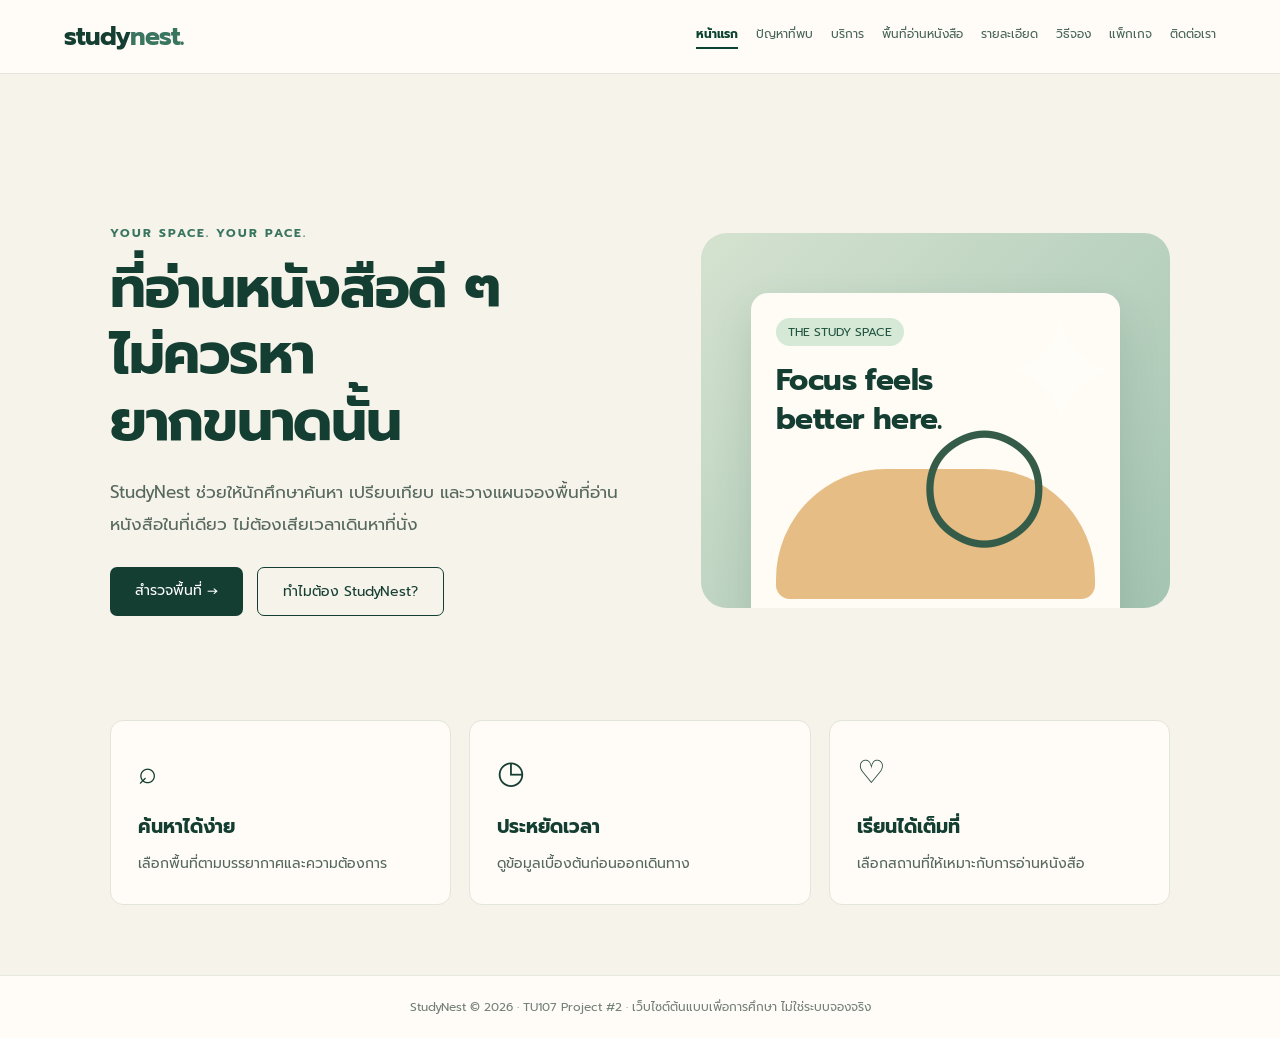
<file: index.html>
<!doctype html><html lang="th"><head><meta charset="utf-8"><meta name="viewport" content="width=device-width,initial-scale=1"><title>หน้าแรก | StudyNest</title><link rel="stylesheet" href="style.css"></head><body><header><a class="brand" href="index.html">study<span>nest.</span></a><nav><a class="active" href="index.html">หน้าแรก</a><a class="" href="problem.html">ปัญหาที่พบ</a><a class="" href="service.html">บริการ</a><a class="" href="spaces.html">พื้นที่อ่านหนังสือ</a><a class="" href="detail.html">รายละเอียด</a><a class="" href="steps.html">วิธีจอง</a><a class="" href="pricing.html">แพ็กเกจ</a><a class="" href="contact.html">ติดต่อเรา</a></nav></header><main class="wrap"><div class="hero"><div><div class="eyebrow">YOUR SPACE. YOUR PACE.</div><h1>ที่อ่านหนังสือดี ๆ<br>ไม่ควรหา<br>ยากขนาดนั้น</h1><p class="sub">StudyNest ช่วยให้นักศึกษาค้นหา เปรียบเทียบ และวางแผนจองพื้นที่อ่านหนังสือในที่เดียว ไม่ต้องเสียเวลาเดินหาที่นั่ง</p><div class="cta"><a class="btn" href="spaces.html">สำรวจพื้นที่ →</a><a class="btn alt" href="problem.html">ทำไมต้อง StudyNest?</a></div></div><div class="art"><div class="card"><span class="tag">THE STUDY SPACE</span><h2 style="margin-top:15px">Focus feels<br>better here.</h2><div class="desk"></div></div></div></div><div class="grid"><div class="panel"><div class="symbol">⌕</div><h3>ค้นหาได้ง่าย</h3><p>เลือกพื้นที่ตามบรรยากาศและความต้องการ</p></div><div class="panel"><div class="symbol">◷</div><h3>ประหยัดเวลา</h3><p>ดูข้อมูลเบื้องต้นก่อนออกเดินทาง</p></div><div class="panel"><div class="symbol">♡</div><h3>เรียนได้เต็มที่</h3><p>เลือกสถานที่ให้เหมาะกับการอ่านหนังสือ</p></div></div></main><footer class="foot">StudyNest © 2026 · TU107 Project #2 · เว็บไซต์ต้นแบบเพื่อการศึกษา ไม่ใช่ระบบจองจริง</footer><script src="script.js"></script></body></html>
</file>
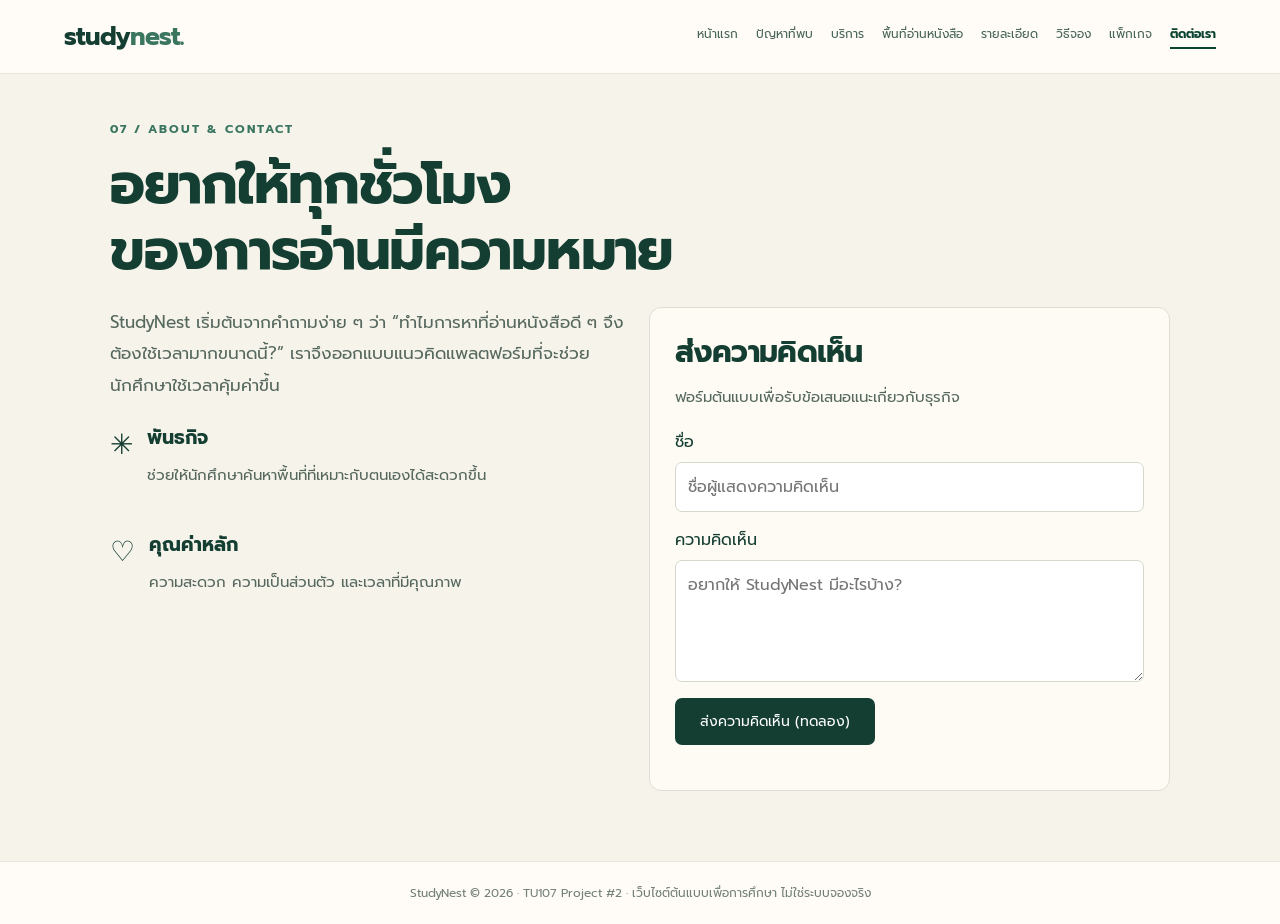
<file: contact.html>
<!doctype html><html lang="th"><head><meta charset="utf-8"><meta name="viewport" content="width=device-width,initial-scale=1"><title>ติดต่อเรา | StudyNest</title><link rel="stylesheet" href="style.css"></head><body><header><a class="brand" href="index.html">study<span>nest.</span></a><nav><a class="" href="index.html">หน้าแรก</a><a class="" href="problem.html">ปัญหาที่พบ</a><a class="" href="service.html">บริการ</a><a class="" href="spaces.html">พื้นที่อ่านหนังสือ</a><a class="" href="detail.html">รายละเอียด</a><a class="" href="steps.html">วิธีจอง</a><a class="" href="pricing.html">แพ็กเกจ</a><a class="active" href="contact.html">ติดต่อเรา</a></nav></header><main class="wrap"><div class="eyebrow">07 / ABOUT & CONTACT</div><h1>อยากให้ทุกชั่วโมง<br>ของการอ่านมีความหมาย</h1><div class="grid two"><div><p class="sub">StudyNest เริ่มต้นจากคำถามง่าย ๆ ว่า “ทำไมการหาที่อ่านหนังสือดี ๆ จึงต้องใช้เวลามากขนาดนี้?” เราจึงออกแบบแนวคิดแพลตฟอร์มที่จะช่วยนักศึกษาใช้เวลาคุ้มค่าขึ้น</p><div class="feature"><i>✳</i><div><h3>พันธกิจ</h3><p>ช่วยให้นักศึกษาค้นหาพื้นที่ที่เหมาะกับตนเองได้สะดวกขึ้น</p></div></div><div class="feature"><i>♡</i><div><h3>คุณค่าหลัก</h3><p>ความสะดวก ความเป็นส่วนตัว และเวลาที่มีคุณภาพ</p></div></div></div><div class="mock"><h2>ส่งความคิดเห็น</h2><p>ฟอร์มต้นแบบเพื่อรับข้อเสนอแนะเกี่ยวกับธุรกิจ</p><form id="feedback"><label>ชื่อ<input class="field" required id="name" placeholder="ชื่อผู้แสดงความคิดเห็น"></label><label>ความคิดเห็น<textarea class="field" required id="message" rows="4" placeholder="อยากให้ StudyNest มีอะไรบ้าง?"></textarea></label><button class="btn" type="submit">ส่งความคิดเห็น (ทดลอง)</button><p id="feedbackresult" class="notice"></p></form></div></div></main><footer class="foot">StudyNest © 2026 · TU107 Project #2 · เว็บไซต์ต้นแบบเพื่อการศึกษา ไม่ใช่ระบบจองจริง</footer><script src="script.js"></script></body></html>
</file>
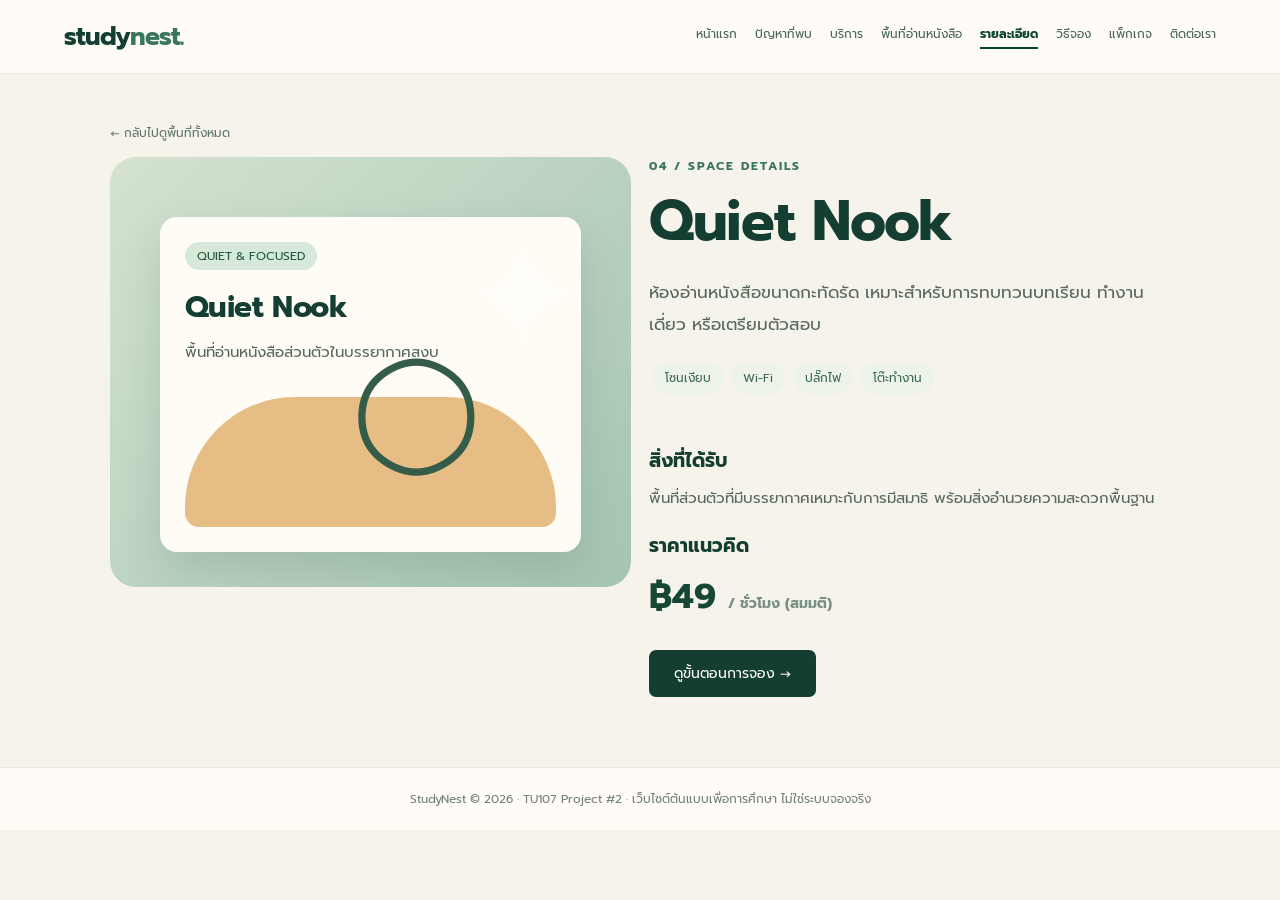
<file: detail.html>
<!doctype html><html lang="th"><head><meta charset="utf-8"><meta name="viewport" content="width=device-width,initial-scale=1"><title>รายละเอียด | StudyNest</title><link rel="stylesheet" href="style.css"></head><body><header><a class="brand" href="index.html">study<span>nest.</span></a><nav><a class="" href="index.html">หน้าแรก</a><a class="" href="problem.html">ปัญหาที่พบ</a><a class="" href="service.html">บริการ</a><a class="" href="spaces.html">พื้นที่อ่านหนังสือ</a><a class="active" href="detail.html">รายละเอียด</a><a class="" href="steps.html">วิธีจอง</a><a class="" href="pricing.html">แพ็กเกจ</a><a class="" href="contact.html">ติดต่อเรา</a></nav></header><main class="wrap"><a class="back" href="spaces.html">← กลับไปดูพื้นที่ทั้งหมด</a><div class="grid two"><div><div class="art" style="min-height:430px"><div class="card"><span class="tag">QUIET & FOCUSED</span><h2 style="margin-top:18px">Quiet Nook</h2><p>พื้นที่อ่านหนังสือส่วนตัวในบรรยากาศสงบ</p><div class="desk"></div></div></div></div><div><div class="eyebrow">04 / SPACE DETAILS</div><h1>Quiet Nook</h1><p class="sub">ห้องอ่านหนังสือขนาดกะทัดรัด เหมาะสำหรับการทบทวนบทเรียน ทำงานเดี่ยว หรือเตรียมตัวสอบ</p><span class="pill">โซนเงียบ</span><span class="pill">Wi-Fi</span><span class="pill">ปลั๊กไฟ</span><span class="pill">โต๊ะทำงาน</span><div class="section"><h3>สิ่งที่ได้รับ</h3><p>พื้นที่ส่วนตัวที่มีบรรยากาศเหมาะกับการมีสมาธิ พร้อมสิ่งอำนวยความสะดวกพื้นฐาน</p><h3>ราคาแนวคิด</h3><div class="price">฿49 <small>/ ชั่วโมง (สมมติ)</small></div><div class="cta"><a class="btn" href="steps.html">ดูขั้นตอนการจอง →</a></div></div></div></div></main><footer class="foot">StudyNest © 2026 · TU107 Project #2 · เว็บไซต์ต้นแบบเพื่อการศึกษา ไม่ใช่ระบบจองจริง</footer><script src="script.js"></script></body></html>
</file>
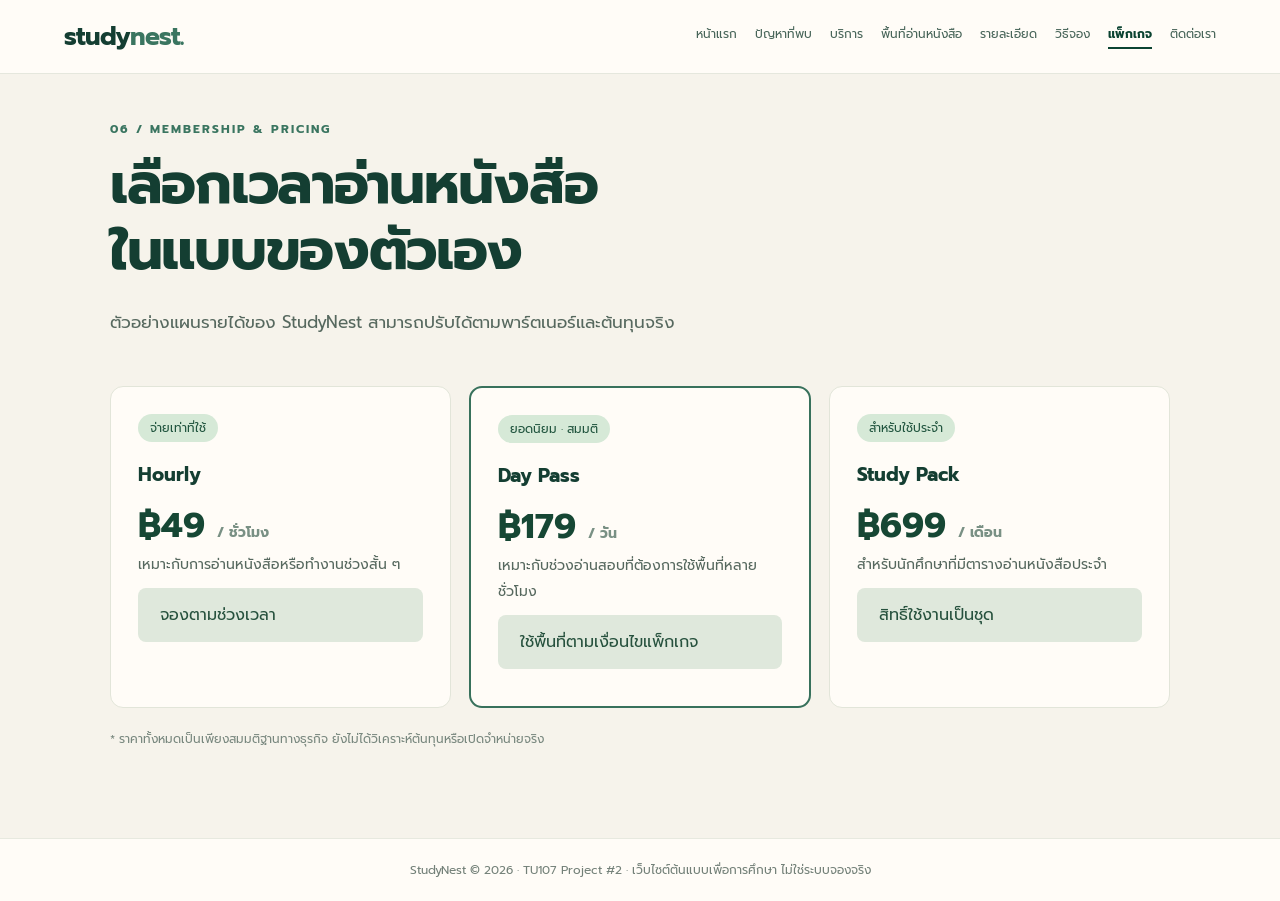
<file: pricing.html>
<!doctype html><html lang="th"><head><meta charset="utf-8"><meta name="viewport" content="width=device-width,initial-scale=1"><title>แพ็กเกจ | StudyNest</title><link rel="stylesheet" href="style.css"></head><body><header><a class="brand" href="index.html">study<span>nest.</span></a><nav><a class="" href="index.html">หน้าแรก</a><a class="" href="problem.html">ปัญหาที่พบ</a><a class="" href="service.html">บริการ</a><a class="" href="spaces.html">พื้นที่อ่านหนังสือ</a><a class="" href="detail.html">รายละเอียด</a><a class="" href="steps.html">วิธีจอง</a><a class="active" href="pricing.html">แพ็กเกจ</a><a class="" href="contact.html">ติดต่อเรา</a></nav></header><main class="wrap"><div class="eyebrow">06 / MEMBERSHIP & PRICING</div><h1>เลือกเวลาอ่านหนังสือ<br>ในแบบของตัวเอง</h1><p class="sub">ตัวอย่างแผนรายได้ของ StudyNest สามารถปรับได้ตามพาร์ตเนอร์และต้นทุนจริง</p><div class="section grid"><div class="panel"><span class="tag">จ่ายเท่าที่ใช้</span><h3 style="margin-top:18px">Hourly</h3><div class="price">฿49 <small>/ ชั่วโมง</small></div><p>เหมาะกับการอ่านหนังสือหรือทำงานช่วงสั้น ๆ</p><div class="bar">จองตามช่วงเวลา</div></div><div class="panel" style="border:2px solid #38715c"><span class="tag">ยอดนิยม · สมมติ</span><h3 style="margin-top:18px">Day Pass</h3><div class="price">฿179 <small>/ วัน</small></div><p>เหมาะกับช่วงอ่านสอบที่ต้องการใช้พื้นที่หลายชั่วโมง</p><div class="bar">ใช้พื้นที่ตามเงื่อนไขแพ็กเกจ</div></div><div class="panel"><span class="tag">สำหรับใช้ประจำ</span><h3 style="margin-top:18px">Study Pack</h3><div class="price">฿699 <small>/ เดือน</small></div><p>สำหรับนักศึกษาที่มีตารางอ่านหนังสือประจำ</p><div class="bar">สิทธิ์ใช้งานเป็นชุด</div></div></div><p class="notice">* ราคาทั้งหมดเป็นเพียงสมมติฐานทางธุรกิจ ยังไม่ได้วิเคราะห์ต้นทุนหรือเปิดจำหน่ายจริง</p></main><footer class="foot">StudyNest © 2026 · TU107 Project #2 · เว็บไซต์ต้นแบบเพื่อการศึกษา ไม่ใช่ระบบจองจริง</footer><script src="script.js"></script></body></html>
</file>
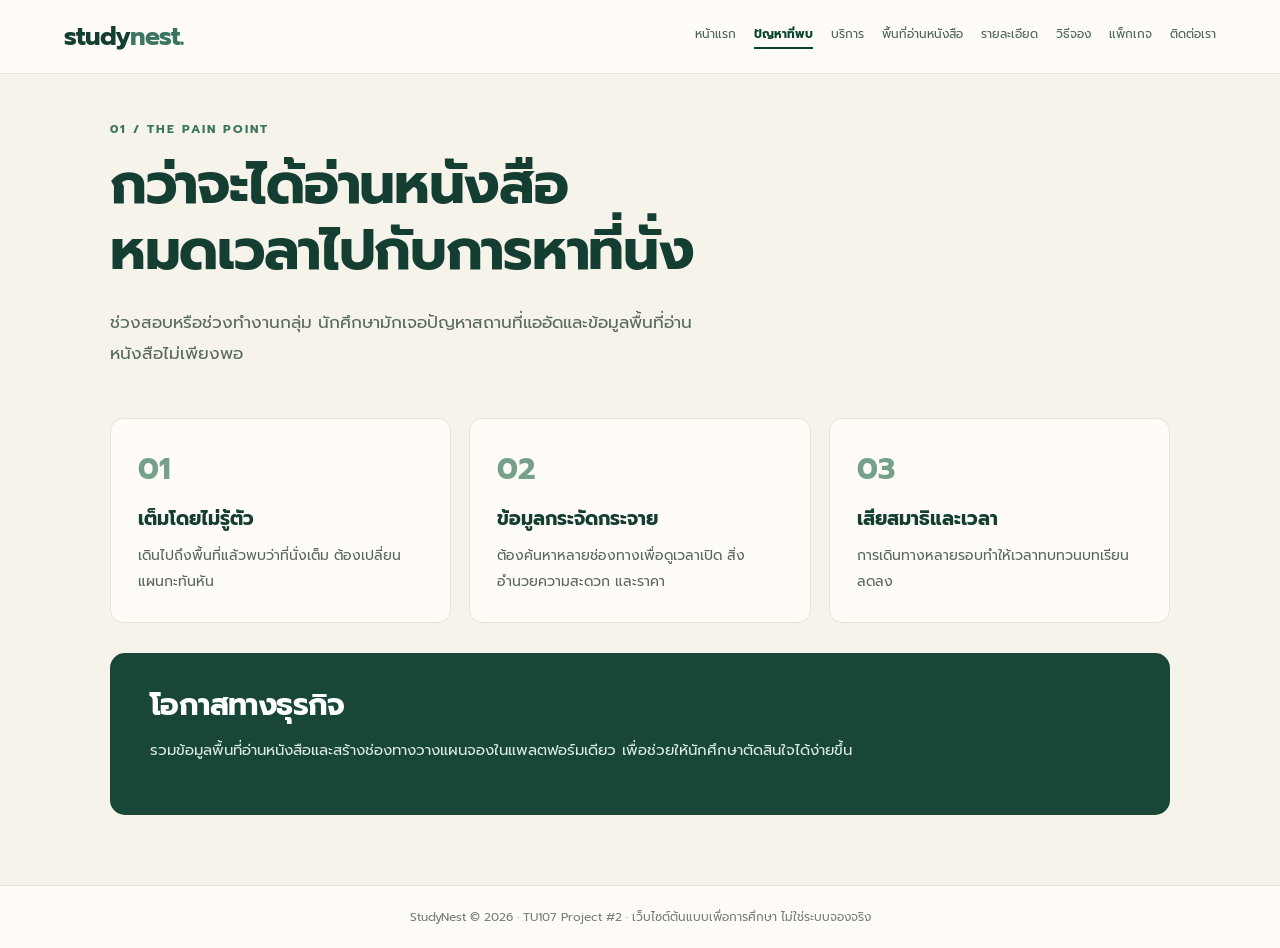
<file: problem.html>
<!doctype html><html lang="th"><head><meta charset="utf-8"><meta name="viewport" content="width=device-width,initial-scale=1"><title>ปัญหาที่พบ | StudyNest</title><link rel="stylesheet" href="style.css"></head><body><header><a class="brand" href="index.html">study<span>nest.</span></a><nav><a class="" href="index.html">หน้าแรก</a><a class="active" href="problem.html">ปัญหาที่พบ</a><a class="" href="service.html">บริการ</a><a class="" href="spaces.html">พื้นที่อ่านหนังสือ</a><a class="" href="detail.html">รายละเอียด</a><a class="" href="steps.html">วิธีจอง</a><a class="" href="pricing.html">แพ็กเกจ</a><a class="" href="contact.html">ติดต่อเรา</a></nav></header><main class="wrap"><div class="eyebrow">01 / THE PAIN POINT</div><h1>กว่าจะได้อ่านหนังสือ<br>หมดเวลาไปกับการหาที่นั่ง</h1><p class="sub">ช่วงสอบหรือช่วงทำงานกลุ่ม นักศึกษามักเจอปัญหาสถานที่แออัดและข้อมูลพื้นที่อ่านหนังสือไม่เพียงพอ</p><div class="section grid"><div class="panel"><div class="num">01</div><h3>เต็มโดยไม่รู้ตัว</h3><p>เดินไปถึงพื้นที่แล้วพบว่าที่นั่งเต็ม ต้องเปลี่ยนแผนกะทันหัน</p></div><div class="panel"><div class="num">02</div><h3>ข้อมูลกระจัดกระจาย</h3><p>ต้องค้นหาหลายช่องทางเพื่อดูเวลาเปิด สิ่งอำนวยความสะดวก และราคา</p></div><div class="panel"><div class="num">03</div><h3>เสียสมาธิและเวลา</h3><p>การเดินทางหลายรอบทำให้เวลาทบทวนบทเรียนลดลง</p></div></div><div class="banner"><h2>โอกาสทางธุรกิจ</h2><p>รวมข้อมูลพื้นที่อ่านหนังสือและสร้างช่องทางวางแผนจองในแพลตฟอร์มเดียว เพื่อช่วยให้นักศึกษาตัดสินใจได้ง่ายขึ้น</p></div></main><footer class="foot">StudyNest © 2026 · TU107 Project #2 · เว็บไซต์ต้นแบบเพื่อการศึกษา ไม่ใช่ระบบจองจริง</footer><script src="script.js"></script></body></html>
</file>
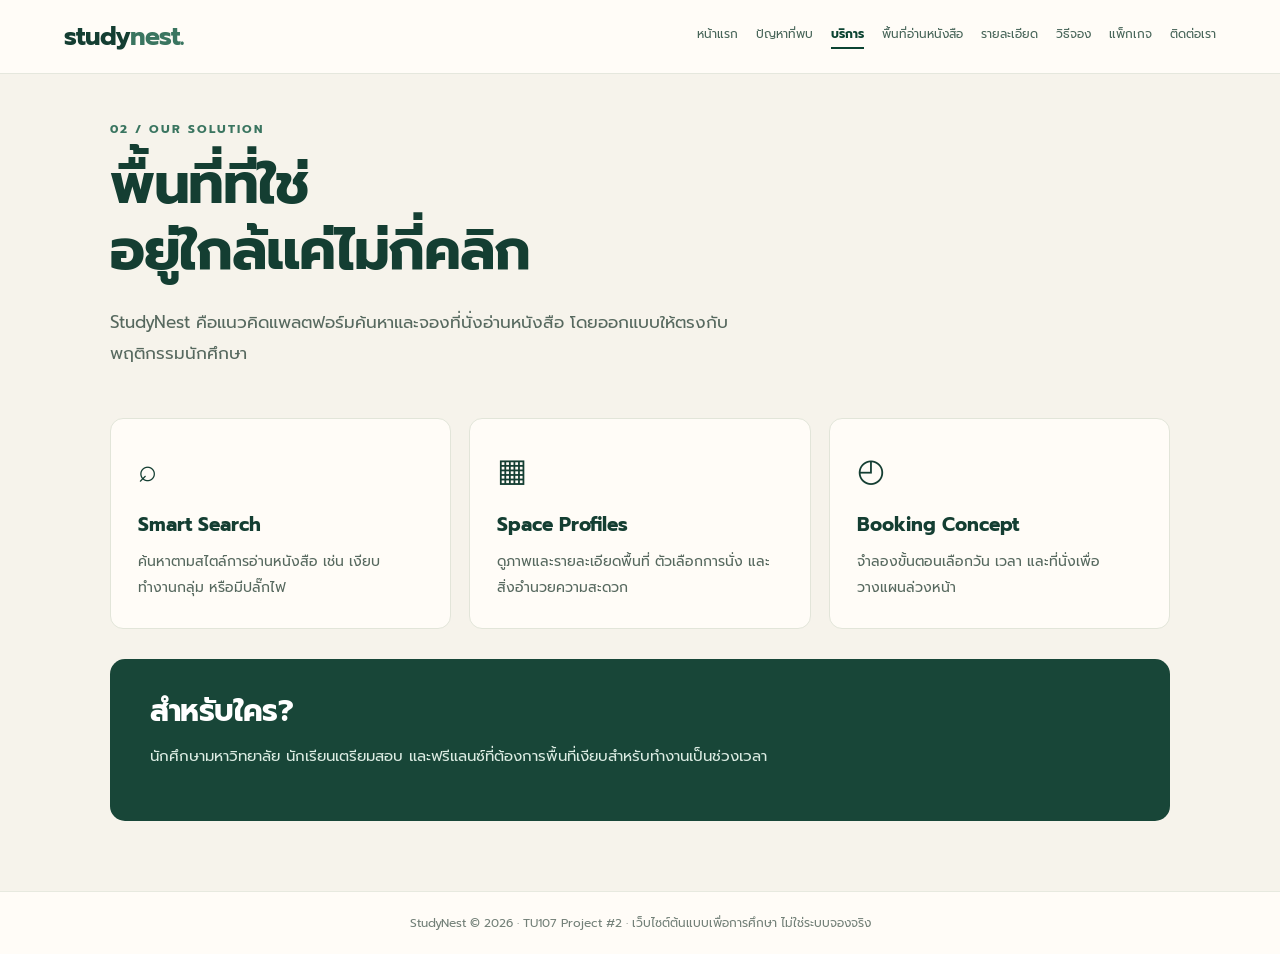
<file: service.html>
<!doctype html><html lang="th"><head><meta charset="utf-8"><meta name="viewport" content="width=device-width,initial-scale=1"><title>บริการ | StudyNest</title><link rel="stylesheet" href="style.css"></head><body><header><a class="brand" href="index.html">study<span>nest.</span></a><nav><a class="" href="index.html">หน้าแรก</a><a class="" href="problem.html">ปัญหาที่พบ</a><a class="active" href="service.html">บริการ</a><a class="" href="spaces.html">พื้นที่อ่านหนังสือ</a><a class="" href="detail.html">รายละเอียด</a><a class="" href="steps.html">วิธีจอง</a><a class="" href="pricing.html">แพ็กเกจ</a><a class="" href="contact.html">ติดต่อเรา</a></nav></header><main class="wrap"><div class="eyebrow">02 / OUR SOLUTION</div><h1>พื้นที่ที่ใช่<br>อยู่ใกล้แค่ไม่กี่คลิก</h1><p class="sub">StudyNest คือแนวคิดแพลตฟอร์มค้นหาและจองที่นั่งอ่านหนังสือ โดยออกแบบให้ตรงกับพฤติกรรมนักศึกษา</p><div class="section grid"><div class="panel"><div class="symbol">⌕</div><h3>Smart Search</h3><p>ค้นหาตามสไตล์การอ่านหนังสือ เช่น เงียบ ทำงานกลุ่ม หรือมีปลั๊กไฟ</p></div><div class="panel"><div class="symbol">▦</div><h3>Space Profiles</h3><p>ดูภาพและรายละเอียดพื้นที่ ตัวเลือกการนั่ง และสิ่งอำนวยความสะดวก</p></div><div class="panel"><div class="symbol">◴</div><h3>Booking Concept</h3><p>จำลองขั้นตอนเลือกวัน เวลา และที่นั่งเพื่อวางแผนล่วงหน้า</p></div></div><div class="banner"><h2>สำหรับใคร?</h2><p>นักศึกษามหาวิทยาลัย นักเรียนเตรียมสอบ และฟรีแลนซ์ที่ต้องการพื้นที่เงียบสำหรับทำงานเป็นช่วงเวลา</p></div></main><footer class="foot">StudyNest © 2026 · TU107 Project #2 · เว็บไซต์ต้นแบบเพื่อการศึกษา ไม่ใช่ระบบจองจริง</footer><script src="script.js"></script></body></html>
</file>
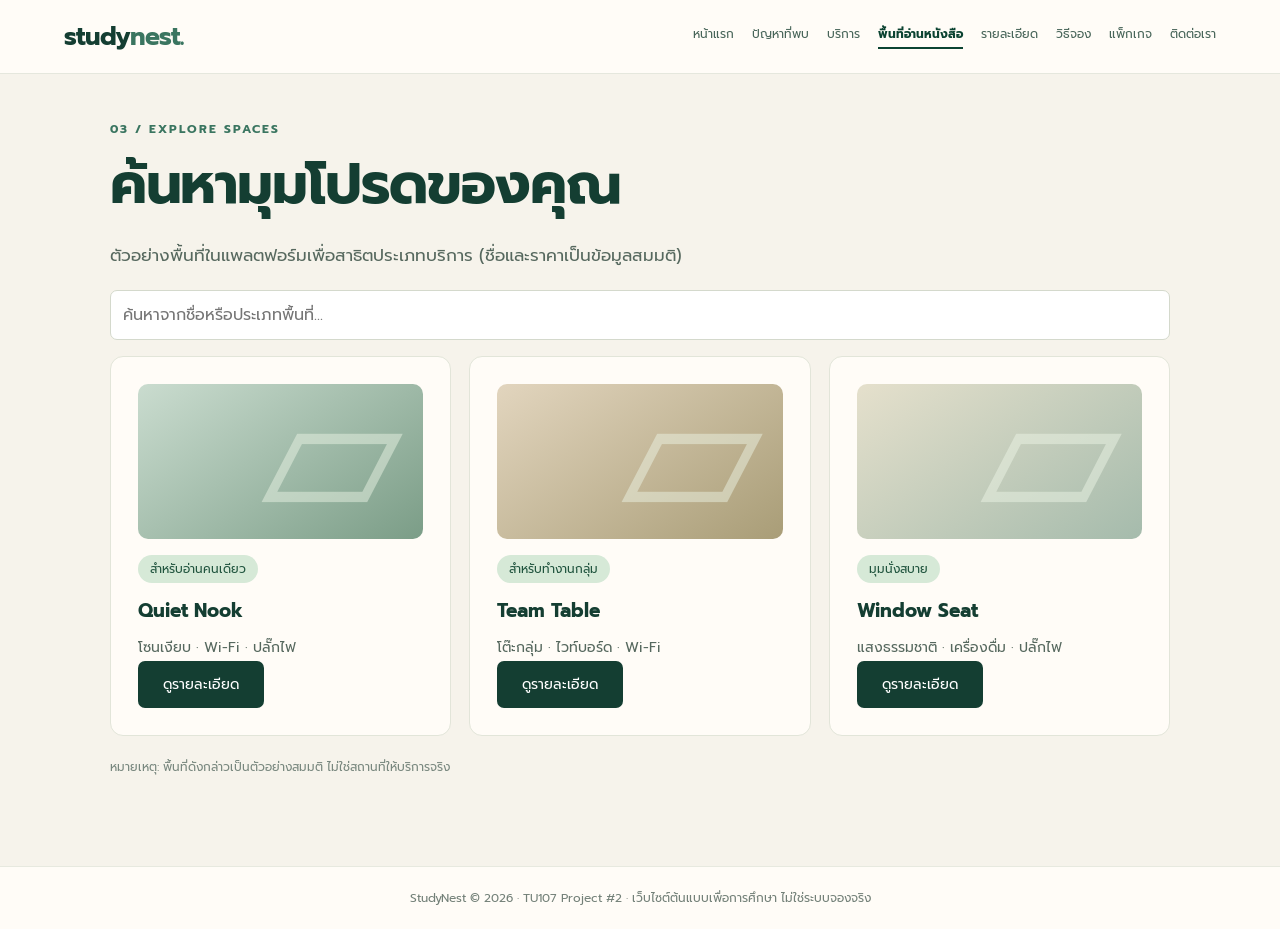
<file: spaces.html>
<!doctype html><html lang="th"><head><meta charset="utf-8"><meta name="viewport" content="width=device-width,initial-scale=1"><title>พื้นที่อ่านหนังสือ | StudyNest</title><link rel="stylesheet" href="style.css"></head><body><header><a class="brand" href="index.html">study<span>nest.</span></a><nav><a class="" href="index.html">หน้าแรก</a><a class="" href="problem.html">ปัญหาที่พบ</a><a class="" href="service.html">บริการ</a><a class="active" href="spaces.html">พื้นที่อ่านหนังสือ</a><a class="" href="detail.html">รายละเอียด</a><a class="" href="steps.html">วิธีจอง</a><a class="" href="pricing.html">แพ็กเกจ</a><a class="" href="contact.html">ติดต่อเรา</a></nav></header><main class="wrap"><div class="eyebrow">03 / EXPLORE SPACES</div><h1>ค้นหามุมโปรดของคุณ</h1><p class="sub">ตัวอย่างพื้นที่ในแพลตฟอร์มเพื่อสาธิตประเภทบริการ (ชื่อและราคาเป็นข้อมูลสมมติ)</p><input class="field" id="search" placeholder="ค้นหาจากชื่อหรือประเภทพื้นที่..."><div class="grid" id="spacegrid"><div class="panel space" data-name="quiet nook เงียบ"><div class="photo"></div><span class="tag">สำหรับอ่านคนเดียว</span><h3 style="margin-top:13px">Quiet Nook</h3><p>โซนเงียบ · Wi-Fi · ปลั๊กไฟ</p><a href="detail.html" class="btn">ดูรายละเอียด</a></div><div class="panel space" data-name="team table กลุ่ม"><div class="photo" style="background:linear-gradient(145deg,#e2d5be,#a99d77)"></div><span class="tag">สำหรับทำงานกลุ่ม</span><h3 style="margin-top:13px">Team Table</h3><p>โต๊ะกลุ่ม · ไวท์บอร์ด · Wi-Fi</p><a href="detail.html" class="btn">ดูรายละเอียด</a></div><div class="panel space" data-name="window seat สบาย"><div class="photo" style="background:linear-gradient(145deg,#e5e0cc,#a5bbac)"></div><span class="tag">มุมนั่งสบาย</span><h3 style="margin-top:13px">Window Seat</h3><p>แสงธรรมชาติ · เครื่องดื่ม · ปลั๊กไฟ</p><a href="detail.html" class="btn">ดูรายละเอียด</a></div></div><p class="notice">หมายเหตุ: พื้นที่ดังกล่าวเป็นตัวอย่างสมมติ ไม่ใช่สถานที่ให้บริการจริง</p></main><footer class="foot">StudyNest © 2026 · TU107 Project #2 · เว็บไซต์ต้นแบบเพื่อการศึกษา ไม่ใช่ระบบจองจริง</footer><script src="script.js"></script></body></html>
</file>
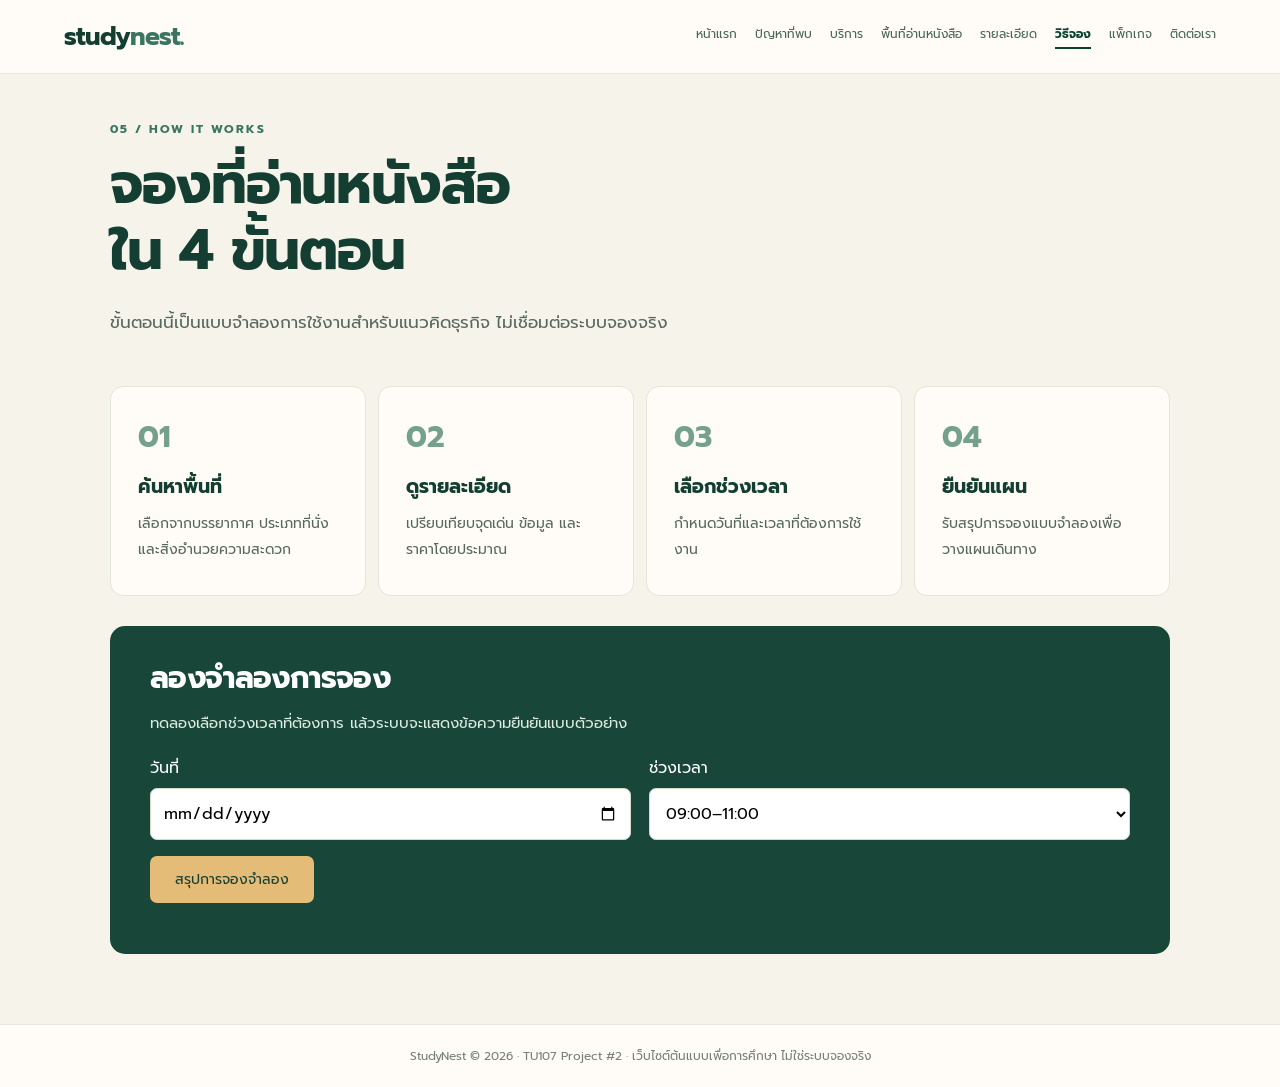
<file: steps.html>
<!doctype html><html lang="th"><head><meta charset="utf-8"><meta name="viewport" content="width=device-width,initial-scale=1"><title>วิธีจอง | StudyNest</title><link rel="stylesheet" href="style.css"></head><body><header><a class="brand" href="index.html">study<span>nest.</span></a><nav><a class="" href="index.html">หน้าแรก</a><a class="" href="problem.html">ปัญหาที่พบ</a><a class="" href="service.html">บริการ</a><a class="" href="spaces.html">พื้นที่อ่านหนังสือ</a><a class="" href="detail.html">รายละเอียด</a><a class="active" href="steps.html">วิธีจอง</a><a class="" href="pricing.html">แพ็กเกจ</a><a class="" href="contact.html">ติดต่อเรา</a></nav></header><main class="wrap"><div class="eyebrow">05 / HOW IT WORKS</div><h1>จองที่อ่านหนังสือ<br>ใน 4 ขั้นตอน</h1><p class="sub">ขั้นตอนนี้เป็นแบบจำลองการใช้งานสำหรับแนวคิดธุรกิจ ไม่เชื่อมต่อระบบจองจริง</p><div class="section steps"><div class="panel"><div class="num">01</div><h3>ค้นหาพื้นที่</h3><p>เลือกจากบรรยากาศ ประเภทที่นั่ง และสิ่งอำนวยความสะดวก</p></div><div class="panel"><div class="num">02</div><h3>ดูรายละเอียด</h3><p>เปรียบเทียบจุดเด่น ข้อมูล และราคาโดยประมาณ</p></div><div class="panel"><div class="num">03</div><h3>เลือกช่วงเวลา</h3><p>กำหนดวันที่และเวลาที่ต้องการใช้งาน</p></div><div class="panel"><div class="num">04</div><h3>ยืนยันแผน</h3><p>รับสรุปการจองแบบจำลองเพื่อวางแผนเดินทาง</p></div></div><div class="banner"><h2>ลองจำลองการจอง</h2><p>ทดลองเลือกช่วงเวลาที่ต้องการ แล้วระบบจะแสดงข้อความยืนยันแบบตัวอย่าง</p><form id="demo"><div class="grid two"><label>วันที่<input type="date" required class="field" id="date"></label><label>ช่วงเวลา<select class="field" id="slot"><option>09:00–11:00</option><option>13:00–15:00</option><option>16:00–18:00</option></select></label></div><button class="btn" type="submit" style="background:#e4bb77;color:#143e32">สรุปการจองจำลอง</button><p id="result" style="margin-top:15px"></p></form></div></main><footer class="foot">StudyNest © 2026 · TU107 Project #2 · เว็บไซต์ต้นแบบเพื่อการศึกษา ไม่ใช่ระบบจองจริง</footer><script src="script.js"></script></body></html>
</file>
<file: style.css>
@import url('https://fonts.googleapis.com/css2?family=Prompt:wght@300;400;500;600;700&display=swap');
:root{--ink:#143e32;--leaf:#3a7560;--mint:#d7e8da;--cream:#f6f3eb;--muted:#60726b;--accent:#e4bb77}*{box-sizing:border-box}body{margin:0;background:var(--cream);color:var(--ink);font-family:Prompt,'Noto Sans Thai',sans-serif}header{height:74px;background:#fffcf7;border-bottom:1px solid #e5e7dd;display:flex;align-items:center;justify-content:space-between;padding:0 max(5vw,26px);gap:20px}a{text-decoration:none;color:inherit}.brand{font-weight:700;font-size:25px;letter-spacing:-1px}.brand span{color:var(--leaf)}nav{display:flex;flex-wrap:wrap;gap:18px}nav a{font-size:12px;color:#476458}nav a.active{font-weight:700;color:#0b4331;border-bottom:2px solid #0b4331;padding-bottom:4px}.wrap{max-width:1120px;margin:auto;padding:46px 30px 70px}.eyebrow{font-size:12px;text-transform:uppercase;letter-spacing:2px;font-weight:700;color:var(--leaf)}h1{font-size:clamp(35px,4.4vw,59px);line-height:1.18;letter-spacing:-1.3px;margin:14px 0 22px}h2{font-size:30px;letter-spacing:-.6px;line-height:1.3;margin:0 0 12px}h3{font-size:19px;margin:0 0 10px}p{color:#56685e;line-height:1.85;font-size:15px;margin:0 0 18px}.sub{font-size:17px;max-width:620px}.hero{display:grid;grid-template-columns:1fr .9fr;align-items:center;gap:70px;min-height:600px}.btn{display:inline-block;background:var(--ink);color:white;padding:13px 25px;border-radius:7px;border:0;font:inherit;font-size:14px;cursor:pointer}.btn.alt{background:transparent;color:var(--ink);border:1px solid var(--ink)}.cta{display:flex;gap:14px;margin-top:27px}.art{min-height:375px;border-radius:26px;background:linear-gradient(135deg,#d5e2d0,#a4c4b2);position:relative;overflow:hidden}.art:after{content:'✦';position:absolute;right:42px;top:22px;font-size:160px;color:#ffffff40}.art .card{position:absolute;left:50px;top:60px;right:50px;background:#fffcf5;padding:25px;border-radius:17px;box-shadow:0 18px 40px #28544028}.desk{height:130px;background:#e5bd85;border-radius:110px 110px 14px 14px;margin-top:30px;position:relative}.desk:before{content:'◯';position:absolute;top:-75px;left:45%;font-size:115px;color:#355c49}.tag{font-size:12px;background:#d6e9d7;color:#20543e;border-radius:40px;padding:5px 12px;display:inline-block}.section{margin-top:48px}.grid{display:grid;grid-template-columns:repeat(3,1fr);gap:18px}.grid.two{grid-template-columns:repeat(2,1fr)}.panel{padding:27px;border:1px solid #e2e5d9;border-radius:13px;background:#fffcf7}.panel .num{font-size:30px;color:#75a18b;font-weight:700;margin-bottom:12px}.panel p{margin:0;font-size:14px}.banner{background:#184638;padding:33px 40px;color:white;border-radius:15px;margin-top:30px}.banner h2{color:white}.banner p{color:#dcece3}.symbol{font-size:32px;margin-bottom:15px}.bar{background:#dfe8dc;padding:15px 22px;border-radius:8px;margin:10px 0;color:#26513d}.mock{background:#fdfbf4;border:1px solid #dedfd4;border-radius:12px;padding:25px}.feature{display:flex;align-items:flex-start;gap:14px;margin:22px 0}.feature i{font-style:normal;font-size:28px}.photo{height:155px;background:linear-gradient(145deg,#cadccf,#7b9d87);border-radius:10px;margin-bottom:16px;position:relative;overflow:hidden}.photo:after{content:'▱';font-size:185px;color:#eff6e778;position:absolute;right:20px;top:-70px}.price{font-size:35px;font-weight:700;color:#164734}.price small{font-size:14px;color:#799084}.foot{padding:22px 5vw;color:#738078;background:#fffcf7;border-top:1px solid #e7e9df;font-size:12px;text-align:center}.pill{display:inline-block;background:#eef3e9;border-radius:40px;padding:7px 12px;color:#3a6a55;font-size:12px;margin:4px}.field{display:block;width:100%;padding:12px;border:1px solid #d4d9cc;background:#fff;border-radius:7px;font:inherit;margin:8px 0 16px}.steps{display:grid;grid-template-columns:repeat(4,1fr);gap:12px}.steps .panel{min-height:210px}.notice{font-size:12px;color:#78877e;margin-top:20px}.back{font-size:12px;color:#5c7665;display:inline-block;margin-bottom:15px}@media(max-width:900px){header{height:auto;padding:18px;display:block}nav{margin-top:12px;gap:12px}.hero,.grid,.grid.two,.steps{grid-template-columns:1fr}.wrap{padding:25px}.hero{gap:20px}.art{min-height:300px}}
</file>
